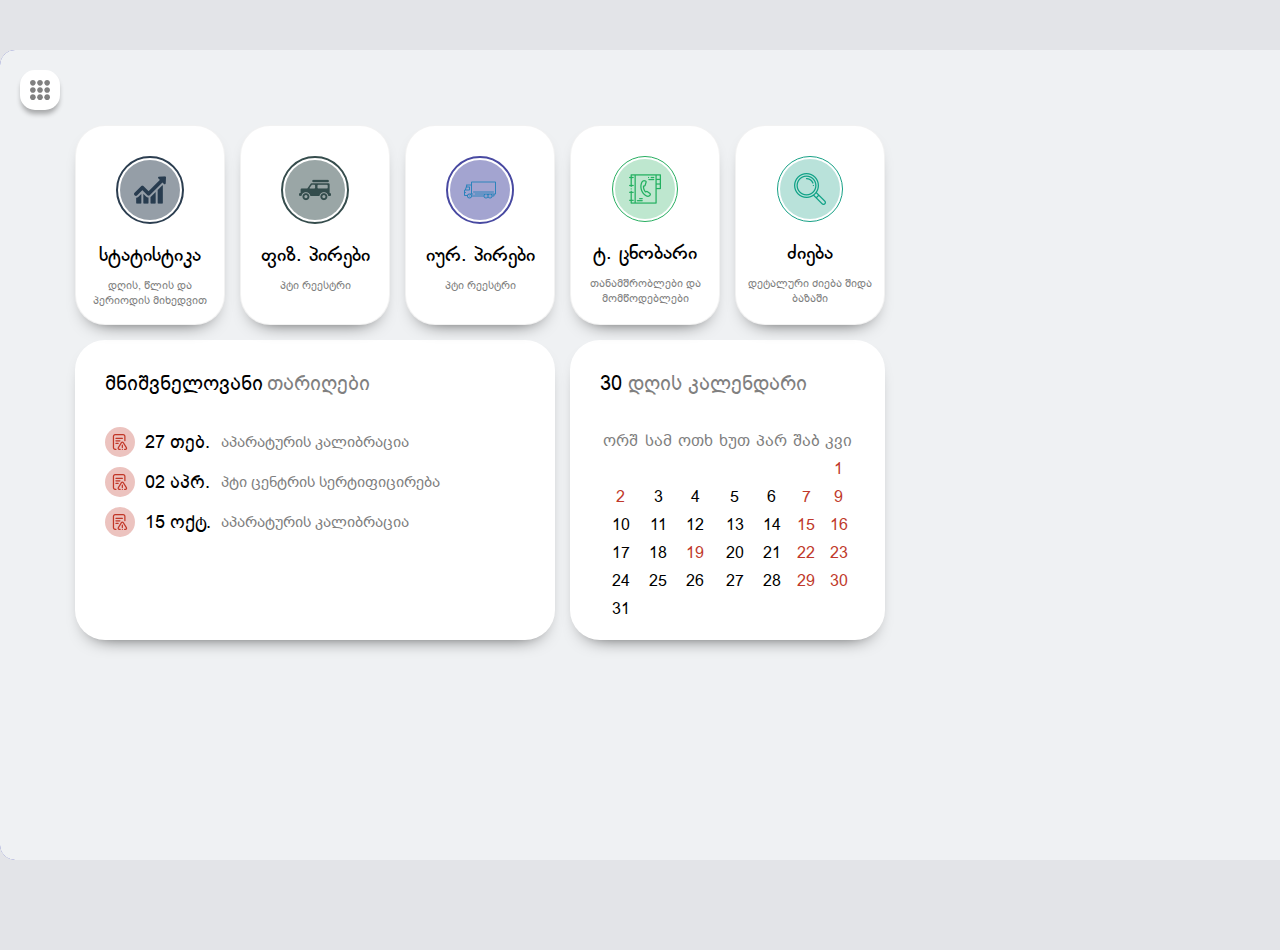
<file: index.html>
<!DOCTYPE html>
<html lang="en">

<head>
    <meta charset="UTF-8">
    <meta name="viewport" content="width=device-width, initial-scale=1.0">
    <meta http-equiv="X-UA-Compatible" content="ie=edge">
    <link rel="stylesheet" href="./css/styles.css">
    <title>Document</title>
</head>

<body>
    <div class="main_container">

        <table class="dashboard_icon_menu">
            <tr>
                <td>
                    <div class="statistics menu_item">
                        <div class="icon_container">
                            <div class="icon"></div>
                        </div>

                        <div class="menu_item_title">
                            სტატისტიკა
                        </div>
                        <div class="menu_item_subtitle">
                            დღის, წლის და პერიოდის მიხედვით
                        </div>
                    </div>
                </td>
                <td>
                    <div class="pti_registry menu_item">
                        <div class="icon_container">
                            <div class="icon"></div>
                        </div>
                        <div class="menu_item_title">
                            ფიზ. პირები
                        </div>
                        <div class="menu_item_subtitle">
                            პტი რეესტრი
                        </div>
                    </div>
                </td>
                <td>
                    <div class="pti_registry_org menu_item">
                        <div class="icon_container">
                            <div class="icon"></div>
                        </div>
                        <div class="menu_item_title">
                            იურ. პირები
                        </div>
                        <div class="menu_item_subtitle">
                            პტი რეესტრი
                        </div>
                    </div>
                </td>
                <td>
                    <div class="phonebook menu_item">
                        <div class="icon_container">
                            <div class="icon"></div>
                        </div>
                        <div class="menu_item_title">
                            ტ. ცნობარი
                        </div>
                        <div class="menu_item_subtitle">
                            თანამშრობლები და მომწოდებლები
                        </div>
                    </div>
                </td>
                <td>
                    <div class="detailed_search menu_item">
                        <div class="icon_container">
                            <div class="icon"></div>
                        </div>
                        <div class="menu_item_title">
                            ძიება
                        </div>
                        <div class="menu_item_subtitle">
                            დეტალური ძიება შიდა ბაზაში
                        </div>
                    </div>
                </td>
            </tr>
        </table>

        <table class="important_dates_and_next_30_days_calendar">
            <tr>
                <td class="important_dates_list">
                    <div class="title">
                        <span class="title1">მნიშვნელოვანი</span> <span class="title2">თარიღები</span>
                    </div>
                    <table class="important_date">
                        <tr>
                            <td>
                                <div class="icon"></div>
                            </td>
                            <td>
                                <span class="date">27 თებ.</span>
                            </td>
                            <td>
                                <span class="description">აპარატურის კალიბრაცია</span>
                            </td>
                        </tr>

                        <tr>
                            <td>
                                <div class="icon"></div>
                            </td>
                            <td>
                                <span class="date">02 აპრ.</span>
                            </td>
                            <td>
                                <span class="description">პტი ცენტრის სერტიფიცირება</span>
                            </td>
                        </tr>

                        <tr>
                            <td>
                                <div class="icon"></div>
                            </td>
                            <td>
                                <span class="date">15 ოქტ.</span>
                            </td>
                            <td>
                                <span class="description">აპარატურის კალიბრაცია</span>
                            </td>
                        </tr>
                    </table>
                </td>
                <td class="next_30_days_calendar_container">
                    <div class="title">
                        <span class="title1">30</span><span class="title2"> დღის კალენდარი</span>
                    </div>
                    <table class="next_30_days_calendar">
                        <tr>
                            <td class="day">ორშ</td>
                            <td class="day">სამ</td>
                            <td class="day">ოთხ</td>
                            <td class="day">ხუთ</td>
                            <td class="day">პარ</td>
                            <td class="day">შაბ</td>
                            <td class="day">კვი</td>
                        </tr>
                        <tr>
                            <td class="date"></td>
                            <td class="date"></td>
                            <td class="date"></td>
                            <td class="date"></td>
                            <td class="date"></td>
                            <td class="date"></td>
                            <td class="date holliday">1</td>
                        </tr>
                        <tr>
                            <td class="date holliday">2</td>
                            <td class="date">3</td>
                            <td class="date">4</td>
                            <td class="date">5</td>
                            <td class="date">6</td>
                            <td class="date holliday">7</td>
                            <td class="date holliday">9</td>
                        </tr>
                        <tr>
                            <td class="date">10</td>
                            <td class="date">11</td>
                            <td class="date">12</td>
                            <td class="date">13</td>
                            <td class="date">14</td>
                            <td class="date holliday">15</td>
                            <td class="date holliday">16</td>
                        </tr>
                        <tr>
                            <td class="date">17</td>
                            <td class="date">18</td>
                            <td class="date holliday">19</td>
                            <td class="date">20</td>
                            <td class="date">21</td>
                            <td class="date holliday">22</td>
                            <td class="date holliday">23</td>
                        </tr>
                        <tr>
                            <td class="date">24</td>
                            <td class="date">25</td>
                            <td class="date">26</td>
                            <td class="date">27</td>
                            <td class="date">28</td>
                            <td class="date holliday">29</td>
                            <td class="date holliday">30</td>
                        </tr>
                        <tr>
                            <td class="date">31</td>
                            <td class="date"></td>
                            <td class="date"></td>
                            <td class="date"></td>
                            <td class="date"></td>
                            <td class="date"></td>
                            <td class="date"></td>
                        </tr>
                    </table>
                </td>
            </tr>
        </table>

        <div class="menu">

        </div>

        <div class="dashboard">

        </div>

        <div class="menu_icon">
            <img src="./images/icons/menu.svg" onclick="show_hide_menu()">
        </div>


        <!-- <div class="right_menu">
            <div class="check_taxi">

            </div>
            <div class="check_pti_date">

            </div>
            <div class="search_in_db">

            </div>
        </div> -->
    </div>
    <script>
        function show_hide_menu() {
            document.getElementsByClassName('dashboard')[0].classList.toggle('show_hide_menu');
            document.getElementsByClassName('dashboard_icon_menu')[0].classList.toggle('slide_dashboard_icon_menu');
            document.getElementsByClassName('important_dates_and_next_30_days_calendar')[0].classList.toggle('slide_important_dates_and_next_30_days_calendar');
        }
    </script>
</body>

</html>
</file>
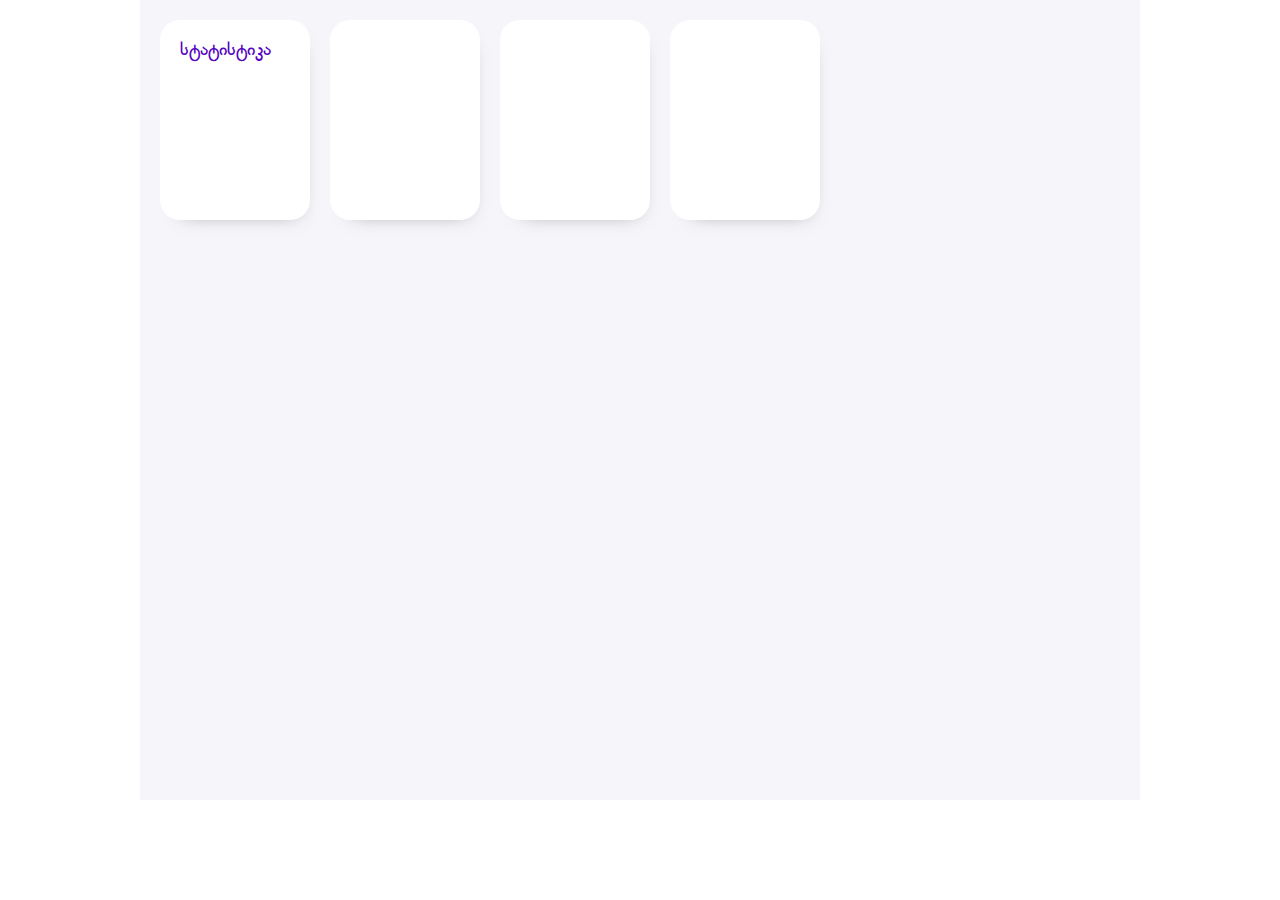
<file: hope/index.html>
<!DOCTYPE html>
<html lang="en">

<head>
    <meta charset="UTF-8">
    <meta name="viewport" content="width=device-width, initial-scale=1.0">
    <meta http-equiv="X-UA-Compatible" content="ie=edge">
    <link rel="stylesheet" href="./css/styles.css">
    <title>Document</title>
</head>

<body>
    <div class="main_container">
        <table>
            <tr>
                <td>
                    <div class="icon_box" onmouseover="animate_icon_box(event)" onmouseout="animate_icon_box(event)"><span class="icon_box_title">სტატისტიკა</span></div>
                </td>
                <td>
                    <div class="icon_box" onmouseover="animate_icon_box(event)" onmouseout="animate_icon_box(event)"></div>
                </td>
                <td>
                    <div class="icon_box" onmouseover="animate_icon_box(event)" onmouseout="animate_icon_box(event)"></div>
                </td>
                <td>
                    <div class="icon_box" onmouseover="animate_icon_box(event)" onmouseout="animate_icon_box(event)"></div>
                </td>
            </tr>
        </table>
    </div>
    <script>
        function animate_icon_box(event) {
            event.target.classList.toggle('animate_icon_box');
        }
    </script>
</body>

</html>
</file>
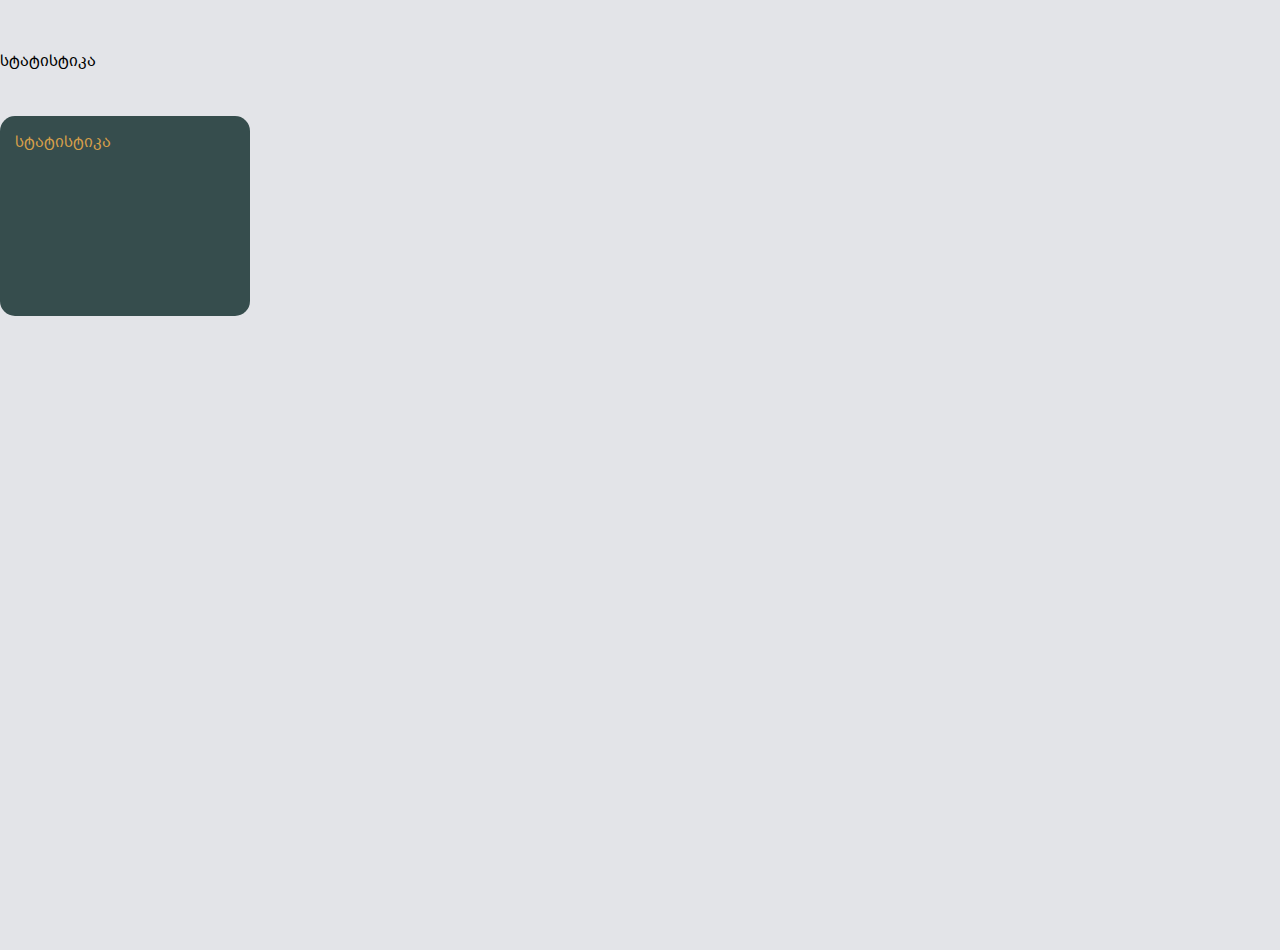
<file: menu.html>
<!DOCTYPE html>
<html lang="en">

<head>
    <meta charset="UTF-8">
    <meta name="viewport" content="width=device-width, initial-scale=1.0">
    <meta http-equiv="X-UA-Compatible" content="ie=edge">
    <link rel="stylesheet" href="./css/styles.css">
    <title>Document</title>
</head>

<body>
    <div class="dashboard_1">
        <div class="menu_item">
            სტატისტიკა
        </div>
        <br><br>
        <div class="menu_item1">
            სტატისტიკა
        </div>
    </div>
</body>

</html>
</file>
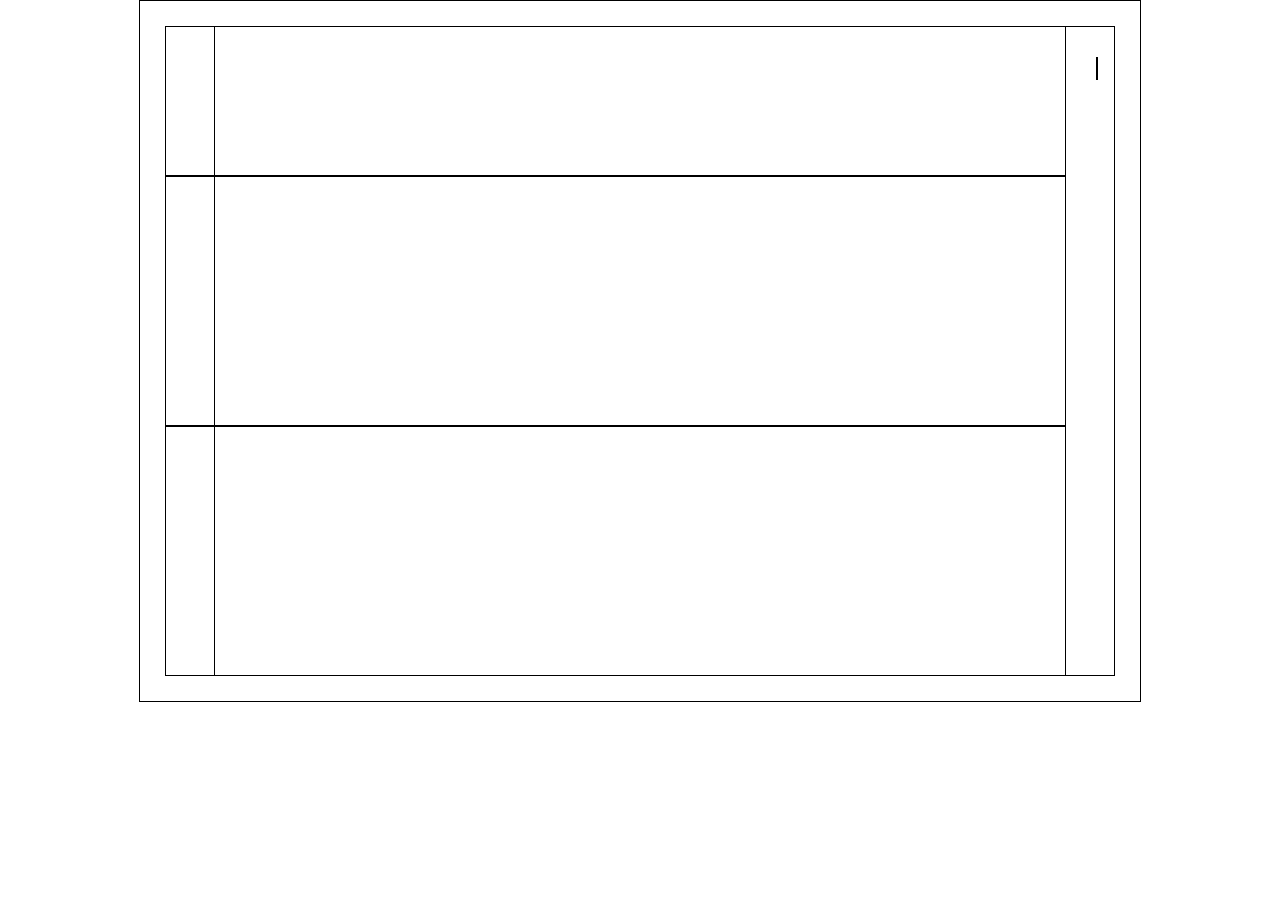
<file: pattern.html>
<!DOCTYPE html>
<html lang="en">

<head>
    <meta charset="UTF-8">
    <meta name="viewport" content="width=device-width, initial-scale=1.0">
    <meta http-equiv="X-UA-Compatible" content="ie=edge">
    <link rel="stylesheet" href="./pattern_css/styles.css">
    <title>Document</title>
</head>

<body>
    <div class="dashboard">
        <div class="left_menu" onmouseover="show_hide_menu('left_menu')" onmouseout="show_hide_menu('left_menu')"></div>
        <div class="right_menu" onmouseover="show_hide_menu('right_menu')" onmouseout="show_hide_menu('right_menu')">
            <div class="check_taxi_status">
                <form action="">
                    <input type="text" name=""><button type="submit">ძიება</button>
                </form>
            </div>
        </div>
        <div class="horizontal_menu"></div>

        <div class="content_block_1"></div>
        <div class="content_block_2"></div>
    </div>
    <script>
        function show_hide_menu(menu_name) {
            document.getElementsByClassName(menu_name)[0].classList.toggle('show_' + menu_name);
        }
    </script>
</body>

</html>
</file>
<file: css/styles.css>
@font-face {
    font-family: 'Glaho';
    src: url('../fonts/bpg-glaho-webfont.ttf');
}

@font-face {
    font-family: 'Arial';
    src: url('../fonts/bpg-arial-webfont.ttf');
}

html {
    width: 100%;
    height: 100%;
}

body {
    margin: 0;
    width: 100%;
    height: 100%;
    background-color: rgba(227, 228, 232, 1);
    font-family: 'Arial';
}

table,
td {
    border-spacing: 0;
    padding: 0;
}


/* Main container layer */

.main_container {
    position: relative;
    margin: 50px auto;
    width: calc(100% - 100px);
    min-width: 1500px;
    height: 90%;
    min-height: 700px;
    border-radius: 15px;
    overflow: hidden;
}


/* Menu layer */

.menu {
    position: absolute;
    z-index: 1;
    left: 0;
    top: 0;
    width: 100%;
    height: 100%;
    border-radius: 15px;
    background-color: rgba(76, 86, 192, 1);
}


/* Dashboard layer */

.dashboard {
    position: absolute;
    z-index: 2;
    left: 0;
    top: 0;
    width: 100%;
    height: 100%;
    border-radius: 15px;
    background-color: rgba(239, 241, 243, 1);
    transition: left 1000ms, top 1000ms, width 1000ms, height 1000ms;
}

.dashboard_icon_menu {
    position: absolute;
    z-index: 4;
    left: 60px;
    top: 60px;
    border-spacing: 15px;
    padding: 0;
    transition: left 1000ms;
}

.dashboard_icon_menu td {
    vertical-align: top;
    padding: 0;
}

.slide_dashboard_icon_menu {
    left: calc(25% - 120px);
}

.dashboard_icon_menu .menu_item {
    width: 150px;
    height: 200px;
    border-radius: 30px;
    border: 1px solid rgba(128, 128, 128, 0.1);
    box-sizing: border-box;
    padding: 30px 10px 10px;
    background-color: rgba(255, 255, 255, 1);
    box-shadow: 0px 10px 20px -15px rgba(000, 000, 000, 1);
    transition: margin 500ms, width 500ms, height 500ms, background-color 500ms, box-shadow 500ms;
}

.dashboard_icon_menu .statistics:hover {
    margin: 0 30px;
    width: 200px;
    height: 250px;
    background-color: rgba(44, 62, 80, 1);
    box-shadow: 0px 10px 20px -5px rgba(000, 000, 000, 0.7);
}

.dashboard_icon_menu .pti_registry:hover {
    margin: 0 30px;
    width: 200px;
    height: 250px;
    background-color: rgba(54, 77, 77, 1);
    box-shadow: 0px 10px 20px -5px rgba(000, 000, 000, 0.7);
}

.dashboard_icon_menu .pti_registry_org:hover {
    margin: 0 30px;
    width: 200px;
    height: 250px;
    background-color: rgba(72, 73, 161, 1);
    box-shadow: 0px 10px 20px -5px rgba(000, 000, 000, 0.7);
}

.dashboard_icon_menu .phonebook:hover {
    margin: 0 30px;
    width: 200px;
    height: 250px;
    background-color: rgba(39, 174, 96, 1);
    box-shadow: 0px 10px 20px -5px rgba(000, 000, 000, 0.7);
}

.dashboard_icon_menu .detailed_search:hover {
    margin: 0 30px;
    width: 200px;
    height: 250px;
    background-color: rgba(22, 160, 133, 1);
    box-shadow: 0px 10px 20px -5px rgba(000, 000, 000, 0.7);
}


/* Menu item title */

.dashboard_icon_menu .menu_item .menu_item_title {
    margin: 20px 0 0;
    text-align: center;
    font-family: 'Glaho';
    font-size: 20px;
    color: rgba(000, 000, 000, 1);
    transition: font-size 500ms, color 500ms;
}

.dashboard_icon_menu .menu_item:hover .menu_item_title {
    font-size: 27px;
    color: white;
}


/* Menu item subtitle */

.dashboard_icon_menu .menu_item .menu_item_subtitle {
    margin: 10px 0 0;
    text-align: center;
    font-family: 'Arial';
    font-size: 11px;
    color: rgba(128, 128, 128, 1);
    transition: font-size 500ms, color 500ms;
}

.dashboard_icon_menu .menu_item:hover .menu_item_subtitle {
    color: rgba(255, 255, 255, 1);
}


/* Menu item icon */

.dashboard_icon_menu .menu_item .icon_container {
    margin: auto;
    border-radius: 50%;
    width: 64px;
    height: 64px;
    transition: width 500ms, height 500ms;
}

.dashboard_icon_menu .menu_item .icon {
    margin: 2px;
    width: 60px;
    height: 60px;
    border-radius: 50%;
    background-size: 32px 32px;
    background-position: center center;
    background-repeat: no-repeat;
    transition: width 500ms, height 500ms, background-color 500ms, background-size 500ms;
}

.dashboard_icon_menu .statistics .icon_container {
    border: 2px solid rgba(44, 62, 80, 1);
}

.dashboard_icon_menu .statistics .icon {
    background-color: rgba(44, 62, 80, 0.5);
    background-image: url('../images/icons/statistics.png');
}

.dashboard_icon_menu .pti_registry .icon_container {
    border: 2px solid rgba(54, 77, 77, 1);
}

.dashboard_icon_menu .pti_registry .icon {
    background-color: rgba(54, 77, 77, 0.5);
    background-image: url('../images/icons/pti_registry.png');
}

.dashboard_icon_menu .pti_registry_org .icon_container {
    border: 2px solid rgba(72, 73, 161, 1);
}

.dashboard_icon_menu .pti_registry_org .icon {
    background-color: rgba(72, 73, 161, 0.5);
    background-image: url('../images/icons/pti_registry_org.png');
}

.dashboard_icon_menu .phonebook .icon_container {
    border: 1px solid rgba(39, 174, 96, 1);
}

.dashboard_icon_menu .phonebook .icon {
    background-color: rgba(39, 174, 96, 0.3);
    background-image: url('../images/icons/phone_book.png');
}

.dashboard_icon_menu .detailed_search .icon_container {
    border: 1px solid rgba(22, 160, 133, 1);
}

.dashboard_icon_menu .detailed_search .icon {
    background-color: rgba(22, 160, 133, 0.3);
    background-image: url('../images/icons/detailed_searched.png');
}

.dashboard_icon_menu .menu_item:hover .icon_container {
    width: 94px;
    height: 94px;
    border: 2px solid rgba(255, 255, 255, 1);
}

.dashboard_icon_menu .menu_item:hover .icon {
    width: 90px;
    height: 90px;
    background-size: 48px 48px;
    background-color: rgba(255, 255, 155, 0.2);
}

.dashboard_icon_menu .statistics:hover .icon {
    background-image: url('../images/icons/statistics-hover.png');
    background-color: transparent;
}

.dashboard_icon_menu .pti_registry:hover .icon {
    background-image: url('../images/icons/pti_registry-hover.png');
    background-color: transparent;
}

.dashboard_icon_menu .pti_registry_org:hover .icon {
    background-image: url('../images/icons/pti_registry_org-hover.png');
    background-color: transparent;
}

.dashboard_icon_menu .phonebook:hover .icon {
    background-image: url('../images/icons/phone_book-hover.png');
    background-color: transparent;
}

.dashboard_icon_menu .detailed_search:hover .icon {
    background-image: url('../images/icons/detailed_search-hover.png');
    background-color: transparent;
}


/* Menu icon layer */

.menu_icon {
    position: absolute;
    z-index: 3;
    left: 20px;
    top: 20px;
    border-radius: 15px;
    width: 40px;
    height: 40px;
    background-color: rgba(255, 255, 255, 1);
    box-shadow: 0 5px 5px -1px rgba(000, 000, 000, 0.3);
}

.menu_icon img {
    display: block;
    margin: 10px auto;
    width: 20px;
    cursor: pointer;
}

.show_hide_menu {
    left: 25%;
    top: 5px;
    width: calc(75% - 5px);
    height: calc(100% - 10px);
}


/* first content layer */

.important_dates_and_next_30_days_calendar {
    position: absolute;
    z-index: 3;
    left: 60px;
    top: 275px;
    border-radius: 15px;
    border-spacing: 15px;
    transition: left 1000ms;
}

.slide_important_dates_and_next_30_days_calendar {
    left: calc(25% - 120px);
}

.important_dates_list {
    width: 480px;
    height: 300px;
    box-sizing: border-box;
    border-radius: 30px;
    padding: 30px 30px 0;
    vertical-align: top;
    background-color: rgba(255, 255, 255, 1);
    box-shadow: 0px 10px 20px -15px rgba(000, 000, 000, 1);
}

.important_dates_list .title {
    margin: 0 0 30px;
}

.important_dates_list .title1 {
    font-family: 'Arial';
    font-size: 20px;
    color: rgba(000, 000, 000, 1);
    transition: font-size 500ms, color 500ms;
}

.important_dates_list .title2 {
    font-family: 'Arial';
    font-size: 20px;
    color: rgba(128, 128, 128, 1);
    transition: font-size 500ms, color 500ms;
}

.important_dates_list .important_date {
    margin: 0 0 10px;
}

.important_dates_list .important_date td {
    padding: 0 0 10px;
}

.important_dates_list .important_date .icon {
    width: 30px;
    height: 30px;
    border-radius: 50%;
    background-color: rgb(192, 57, 43, 0.3);
    background-image: url('../images/icons/alert.png');
    background-position: center center;
    background-repeat: no-repeat;
}

.important_dates_list .important_date .date {
    padding: 0 10px;
    font-family: 'Arial';
    font-size: 18px;
}

.important_dates_list .important_date .description {
    font-family: 'Arial';
    font-size: 15px;
    color: rgba(128, 128, 128, 1);
}

.important_dates .month {
    font-family: 'Arial';
    font-size: 16px;
}

.important_dates .year {
    font-family: 'Arial';
    font-size: 16px;
    color: rgba(128, 128, 128, 1);
}

.next_30_days_calendar_container {
    width: 315px;
    height: 300px;
    border-radius: 30px;
    box-sizing: border-box;
    padding: 30px 30px 0;
    vertical-align: top;
    background-color: rgba(255, 255, 255, 1);
    box-shadow: 0px 10px 20px -15px rgba(000, 000, 000, 1);
}

.next_30_days_calendar_container .title {
    margin: 0 0 30px;
}

.next_30_days_calendar_container .title1 {
    font-family: 'Arial';
    font-size: 20px;
    color: rgba(000, 000, 000, 1);
    transition: font-size 500ms, color 500ms;
}

.next_30_days_calendar_container .title2 {
    font-family: 'Arial';
    font-size: 20px;
    color: rgba(128, 128, 128, 1);
    transition: font-size 500ms, color 500ms;
}

.next_30_days_calendar {
    width: 100%;
}

.next_30_days_calendar .day {
    padding: 3px 0;
    font-family: 'Arial';
    font-size: 16px;
    color: rgba(128, 128, 128, 1);
}

.next_30_days_calendar .date {
    padding: 3px 0;
    font-family: 'Arial';
    font-size: 16px;
    /* color: rgba(128, 128, 128, 1); */
}

.next_30_days_calendar .holliday {
    border-radius: 50%;
    color: rgb(192, 57, 43, 1);
    /* background-color: rgb(192, 57, 43, 0.3); */
}

.next_30_days_calendar td {
    text-align: center;
}


/* Menu */

.dashboard_1 {
    margin: 50px auto;
}


/* .menu_item {
    box-sizing: border-box;
    border-radius: 15px;
    padding: 15px;
    width: 250px;
    height: 200px;
    background-color: rgba(72, 73, 161, 1);
    color: #D49E4A;
} */

.menu_item1 {
    box-sizing: border-box;
    border-radius: 15px;
    padding: 15px;
    width: 250px;
    height: 200px;
    background-color: rgba(54, 77, 77, 1);
    color: #D49E4A;
}


/* .icon {
    display: block;
    border: 1px solid coral;
    /* box-shadow: 20px 20px 20px; */


}
*/
</file>
<file: hope/css/styles.css>
@font-face {
    font-family: 'Arial';
    src: url('../fonts/bpg-glaho-webfont.ttf');
}

body {
    margin: 0;
}

table,
td {
    border-spacing: 20px;
    padding: 0;
}

td {
    vertical-align: top;
}

.main_container {
    margin: auto;
    width: 1000px;
    height: 800px;
    background-color: rgba(246, 245, 250, 1);
}

.icon_box {
    width: 150px;
    height: 200px;
    border-radius: 20px;
    box-sizing: border-box;
    padding: 20px;
    background-color: rgba(255, 255, 255, 1);
    box-shadow: 5px 10px 20px -18px rgba(000, 000, 000, 0.5);
    transition: box-shadow 500ms, width 500ms, height 500ms;
}

.icon_box_title {
    font-family: 'Arial';
    font-size: 18px;
    color: #5603C2;
}

.animate_icon_box {
    width: 200px;
    height: 250px;
    box-shadow: 5px 15px 20px -15px rgba(000, 000, 000, 0.5);
}
</file>
<file: pattern_css/styles.css>
body {
    margin: 0;
}

.dashboard {
    border: 1px solid black;
    position: relative;
    margin: auto;
    width: 1000px;
    height: 700px;
}

.left_menu {
    border: 1px solid black;
    position: absolute;
    z-index: 3;
    left: 25px;
    top: 25px;
    box-sizing: border-box;
    width: 50px;
    height: 650px;
    transition: width 500ms;
}

.show_left_menu {
    width: 200px;
}

.right_menu {
    border: 1px solid black;
    background-color: white;
    position: absolute;
    z-index: 3;
    right: 25px;
    top: 25px;
    box-sizing: border-box;
    width: 50px;
    height: 650px;
    overflow: hidden;
    transition: width 500ms;
}

.show_right_menu {
    width: 300px;
}

.check_taxi_status {
    border: 1px solid black;
    margin: 30px;
    white-space: nowrap;
    overflow: hidden;
}

.horizontal_menu {
    border: 1px solid black;
    position: absolute;
    z-index: 2;
    left: 25px;
    top: 25px;
    box-sizing: border-box;
    width: 950px;
    height: 150px;
}

.content_block_1 {
    border: 1px solid black;
    position: absolute;
    z-index: 1;
    left: 25px;
    top: 175px;
    box-sizing: border-box;
    width: 950px;
    height: 250px;
}

.content_block_2 {
    border: 1px solid black;
    position: absolute;
    z-index: 1;
    left: 25px;
    bottom: 25px;
    box-sizing: border-box;
    width: 950px;
    height: 250px;
}
</file>
